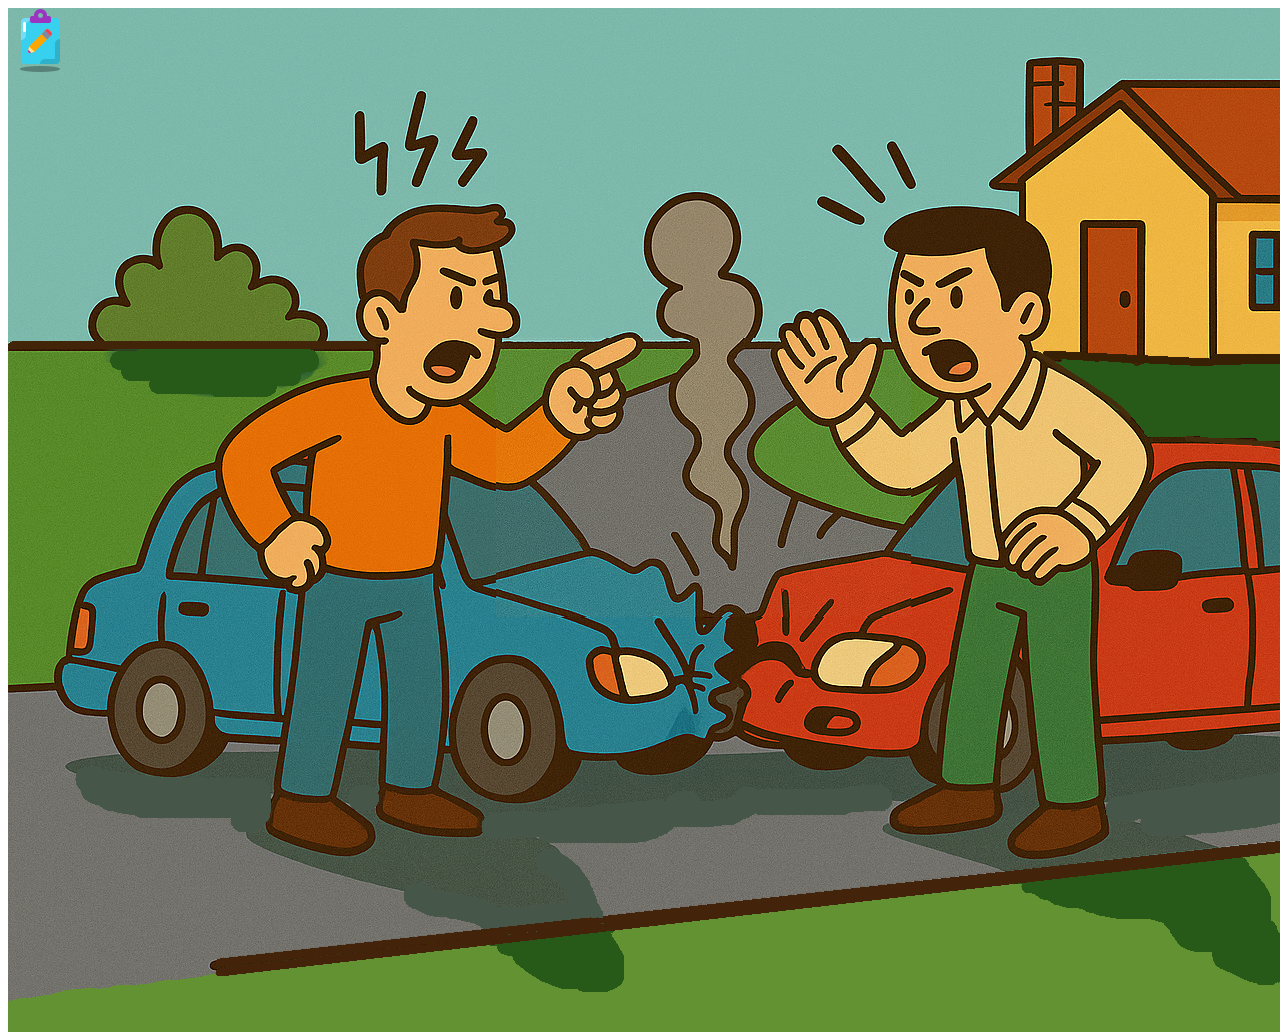
<file: index.html>
<!DOCTYPE html>
<html>
<head>
<title>Easter Egg Hunt 2025</title>
<link rel="stylesheet" type="text/css" href="style.css" />
<script type="text/javascript" src="script.js"></script>

</head>
<body onload="start();"> 


<!-- ============== OUTDOORS ============== -->

<!-- Outdoor image starts off visible -->
<img src="outdoor-green-edited.png" style="display:block" id="outdoor" usemap="#outdoormap">

<map name="outdoormap">
  <area shape="rect" coords="1040,200,1120,370" alt="Door" href="#" onclick="go('indoor');" style="cursor: url('uparrow.png'), auto">
   <area shape="rect" coords="1400,0,1500,1024" alt="Right" href="javascript:go('road');" style="cursor: url('rightarrow.png'), auto">
    <area shape="rect" coords="150,450,700,770" alt="Car" href="javascript:display('cardiv');" style="cursor: url('glass.png'), auto">
	<area shape="rect" coords="350,220,1000,400" alt="Conversation" href="javascript:display('outdoor-convodiv');" style="cursor: url('speech.png'), auto">
</map>

<!-- Box of beans starts off hidden  -->
 <div id="cardiv" class="modal">
	 <div  class="modal-content" >
		<span class="close" onclick="hide('cardiv')">&times;</span> 
		<img src="beans.png"  id="car" width="512px" height="512px" class="modal-content"  >
		
	</div>
</div> 

<!-- Outdoor conversation starts off hidden  -->
 <div id="outdoor-convodiv" class="modal">
	 <div  class="modal-content convo" style="top:380px; right:550px" >
		<span class="close" onclick="hide('outdoor-convodiv')">&times;</span> 
		<p style="color:skyblue">"What the hell were you doing?"</p>
		<p style="color:red">"I was indicating! I was clearly turning right into that driveway!"</p>
		
	
	</div>
</div> 


<!-- ============== INDOORS ============== -->

<!-- Indoor image starts off hidden  -->
<img src="indoor.png" style="display:none" id="indoor"  usemap="#indoormap">

<map name="indoormap">
  <area shape="rect" coords="1400,0,1500,1024" alt="Exit" href="javascript:go('outdoor');" style="cursor: url('rightarrow.png'), auto">
  <area shape="rect" coords="0,0,50,1024" alt="Lounge" href="javascript:go('lounge');" style="cursor: url('leftarrow.png'), auto">
  <area shape="rect" coords="700,50,820,190" alt="Photo" href="javascript:display('photodiv');" style="cursor: url('glass.png'), auto">
   <area shape="rect" coords="250,690,500,900" alt="Clutter" href="javascript:display('clutterdiv');" style="cursor: url('glass.png'), auto">
  <area shape="rect" coords="340,270,580,500" alt="Note" href="javascript:display('notediv');" style="cursor: url('glass.png'), auto">
  <area shape="rect" coords="440,60,1340,550" alt="Conversation" href="javascript:display('indoor-convodiv');" style="cursor: url('speech.png'), auto">
  
</map>




<!-- Photo image starts off hidden  -->

 <div id="photodiv" class="modal">
	 <div  class="modal-content" >
		<span class="close" onclick="hide('photodiv')">&times;</span> 
		<img src="photo.png"  id="photo" class="modal-content" width="512px" height="768px">
		<div class="phototext">
			<p>Cherry Tree Primary School, Spring term, 1996</p>
			<p>Deliver to: Ellie Harper, class 6A, Cherry Tree Primary School, Woodley</p>
		</div>
	</div>
</div> 

<!-- Note image starts off hidden  -->

 <div id="notediv" class="modal">
	 <div  class="modal-content" >
		<span class="close" onclick="hide('notediv')">&times;</span> 
		<img src="note.png"  id="note" class="modal-content" width="512px" height="768px">

	</div>
</div> 

<!-- Table clutter image starts off hidden  -->

 <div id="clutterdiv" class="modal">
	 <div  class="modal-content" >
		<span class="close" onclick="hide('clutterdiv')">&times;</span> 
		<img src="clutter4.png"  id="note" class="modal-content" width="881px" height="510px">

	</div>
</div> 

<!-- Conversation starts off hidden  -->

 <div id="indoor-convodiv" class="modal">
	 <div  class="modal-content convo" style="top:300px; left: 100px; width: 80%" >
		<span class="close" onclick="hide('indoor-convodiv')">&times;</span> 
		<div >
			<p style="color:salmon"> "... and I was saying to Doreen at the hairdresser's, Doreen, I said, normally both our boys come down here on the train, but now our Andrew's got his promotion to manager, he's got that fancy new company car, so he'll be wanting to drive that down..."</p>
			<p style="color:forestgreen"> "You said all that? Ugh, Mum, you're so embarrassing. Sorry about her, Zara."</p>
			<p style="color:orange">"Becky, you sound like a teenager, haha."</p>
		</div>
	</div>
</div> 

<!-- ============== LOUNGE ============== -->

<!-- Lounge image starts off hidden  -->
<img src="lounge.png" style="display:none" id="lounge"  usemap="#loungemap">

<map name="loungemap">
  <area shape="rect" coords="924,0,1024,1024" alt="Exit" href="javascript:go('indoor');" style="cursor: url('rightarrow.png'), auto">
 
  
</map>




<!-- ============== ROAD ============== -->

<!-- Road image starts off hidden -->
<img src="road-edited.png" style="display:none" id="road" usemap="#roadmap"> 

<map name="roadmap">
 
   <area shape="rect" coords="0,0,100,1024" alt="Left" href="javascript:go('outdoor');" style="cursor: url('leftarrow.png'), auto">
    <area shape="rect" coords="1400,0,1500,1024" alt="Right" href="javascript:go('coffeeshop');" style="cursor: url('rightarrow.png'), auto">
</map>

<!-- ============== COFFEE SHOP ============== -->

<!-- Coffee shop image starts off hidden -->
<img src="coffeeshop.png" style="display:none" id="coffeeshop" usemap="#coffeemap">

<map name="coffeemap">
 <area shape="rect" coords="0,0,100,1024" alt="Exit" href="javascript:go('road');" style="cursor: url('leftarrow.png'), auto">
  <area shape="rect" coords="600,70,850,350" alt="Orders" href="javascript:display('ordersdiv');" style="cursor: url('glass.png'), auto">
   <area shape="rect" coords="1250,300,1400,500" alt="Rota" href="javascript:display('rotadiv');" style="cursor: url('glass.png'), auto">
    <area shape="rect" coords="170,360,1260,800" alt="Conversation" href="javascript:display('coffee-convodiv');" style="cursor: url('speech.png'), auto">

</map>

<!-- Coffee orders image starts off hidden  -->
 <div id="ordersdiv" class="modal">
	 <div  class="modal-content" >
		<span class="close" onclick="hide('ordersdiv')">&times;</span> 
		<img src="orders.png"  id="orders" width="512px" height="512px" class="modal-content" >
		
	</div>
</div> 

<!-- Coffee conversation image starts off hidden  -->
 <div id="coffee-convodiv" class="modal">
	 <div  class="modal-content convo" style="top:500px; right:500px" >
		<span class="close" onclick="hide('coffee-convodiv')">&times;</span> 
		<p style="color:orangered">"Nice place! Is it new?"</p>
		<p style="color:forestgreen">"Yeah. The boss just opened up this new branch, but the old branch has been in Woodley for years."</p>
		<p style="color:orangered">"Oh, cool, I know Woodley - I went to primary school there."</p>
		<p style="color:forestgreen">"Nice. Take a seat, miss - I'll bring over your order in a sec."</p>
		
	</div>
</div> 

<!-- Coffee rota starts off hidden -->
 <div id="rotadiv" class="modal">
	 <div  class="modal-content rota2" style="right:-1000px; top: 200px" >
	 <div class="rota-inner">
		<span class="close" onclick="hide('rotadiv')">&times;</span> 
		
		<p><u>Staff rota</u></p>
		<p>Weds 4: Dawn</p>
		<p>Thurs 5: Simon</p>
		<p>Fri 6: Dawn</p>
		<p>Sat 7: Geoff</p>
		<p><b>Sun 8: closed </b></p>
		<p>Mon 9: Dawn</p>
		<p>Tues 10: Ali</p>


		</div>
	</div>
</div> 







<!-- ============== ANSWER FORM ============== -->


<!-- Answer form modal/toolbar  -->
<img src="form.png" onclick="display('form-modal');" class="toolbar"  id="answerbutton">




<div id="form-modal" class="modal"> <!-- This bit is the grey overlay that covers everything that's not part of the modal -->
	<div class="modal-content answerform incorrect" id="form-container"> <!-- This is the modal itself --> 
		<span class="close" onclick="hide('form-modal')">&times;</span> <!-- Close button X -->
		<table>
		<tr>
		<td>
			<div id="form" class="answerform incorrect">
			</div>
		</td><td>
			<textarea id="notes" rows=16 cols=100 placeholder="Personal notes..."></textarea>
		</td></tr></table>
	</div>
</div>

<!-- ============== CREDITS PAGE ============== -->

<div id="credits-modal" class="modal"> <!-- This bit is the grey overlay that covers everything that's not part of the modal -->
	<div class="modal-content credits" id="credits" style="right:-400px" > <!-- This is the modal itself --> 
		<p>Great jo<span class="msg">b</span>!</p>
		<p>Thanks for playing!</p>
		
		<br>
		<H3><u>C<span class="msg">re</span>dits</u></H3>
		<p>G<span class="msg">a</span>me <span class="msg">d</span>esign and progra<span class="msg">m</span>ming: R<span class="msg">a</span>chael Churchill</p>
		<p>Art: ChatGPT</p>
		<p>Icons: <a target="_blank" id="url" href="https://icons8.com/icons">Icons8</a><p>
		<br>
		
		<div id="finish" onclick="finish()"><img src="egg.png" class="egg" ></div>
		<p>Clic<span class="msg">k</span> on the East<span class="msg">er</span> egg to see something cool!
	</div>
</div>




	
</body>
</html>
</file>
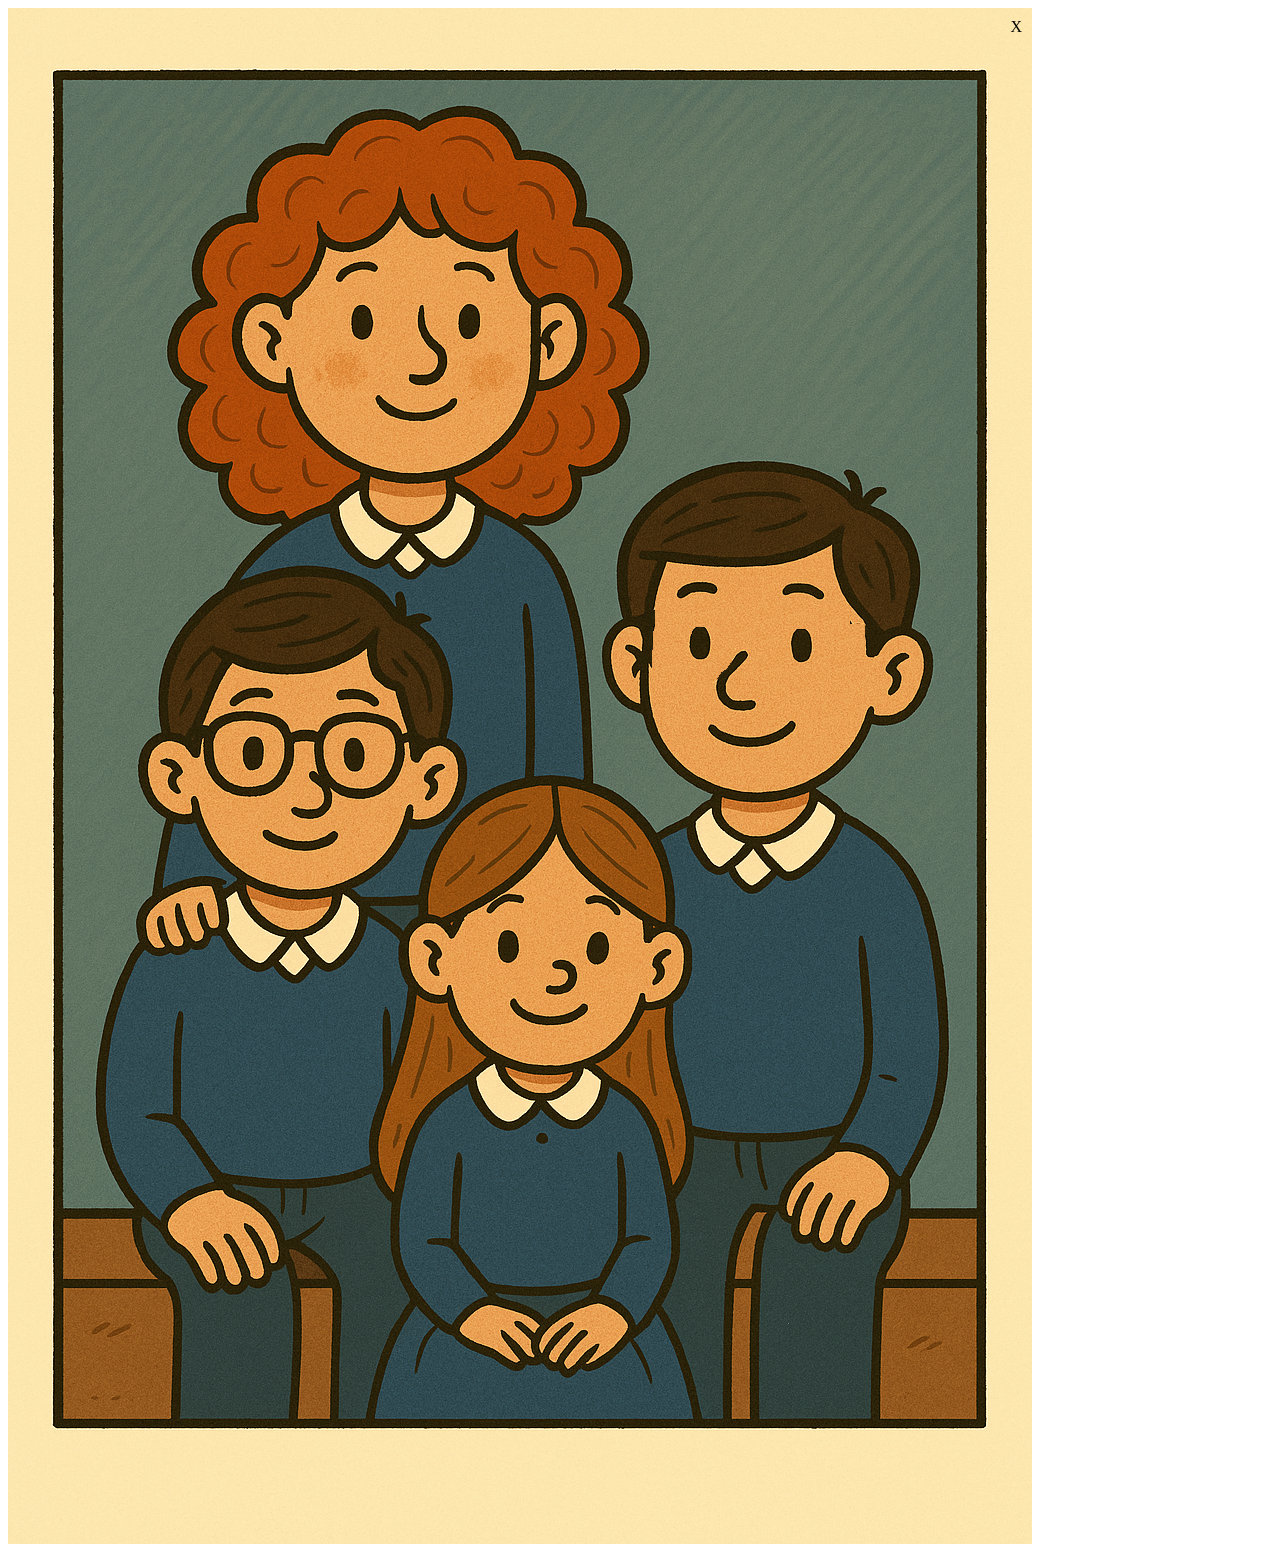
<file: fixcss.html>
<!DOCTYPE html>
<html>
<head>
<link rel="stylesheet" type="text/css" href="fixcss.css" />
</head>
<body> 

<div class="container" style="width:1024px; position: relative">
  <span class="close">X</span>
  <img src="photo.png" />
</div>

<!--


 <div>
	 <div  style=" position: absolute;"  >
		<span class="close"  style=" position: relative">+</span> 
		<img src="photo.png"   style=" position: relative;">
		<p></p>
		
	</div>
</div> 

<div>
	 <div  style=" position: absolute;"  >
		<span class="close"  style=" position: relative; right: 15px">+</span> 
		<img src="photo.png"   style=" position: relative;">
		<p></p>
		
	</div>
</div> 



 <div >
	 <div style=" position: absolute"; >
		<span class="close">&times;</span> 
		<p style="color:skyblue" >"What the hell were you doing?"</p>
		
	</div>
		

</div> 
-->
	
</body>
</html>
</file>
<file: style.css>
body	{

	}
img		{position: absolute;}

select	{
	border-radius: 5px;
	box-shadow: 1px 1px dark-grey;
	color: maroon;
	
}
textarea	{
	border-radius: 10px;
	
}

.phototext {
	background-color: #FFF8DC;
	font-family: Courier;
	font-color: dark-gray;
	width: 450px;
	z-index: 1;
	position: absolute;
}

.rota {
	background-color: #FFF8DC;
	color: darkblue;
	font-family: Courier;
	float: right;
	padding: 50px;
	/*right: 0px;
	display: inline-block;
	position: absolute;*/
	z-index: 2;
	
	
}


.rota2 {
	background-color: #FFF8DC;
	color: darkblue;
	font-family: Courier;
	padding: 50px;
	z-index: 2;
	
	
}

.rota-inner {
	background-color: #FFF8DC;
	color: darkblue;
	font-family: Courier;
	padding: 50px;
	z-index: 2;
	
}

.toolbar 	{
	top: 1000;
	z-index: 1;
}

.modal-content {
  position: relative;
  background-color: #fefefe;
  margin: auto;
  padding: 0;
  border: 1px solid #888;
 // width: 80%;
  box-shadow: 0 4px 8px 0 rgba(0,0,0,0.2),0 6px 20px 0 rgba(0,0,0,0.19);
  display: inline-block;

}


.convo {
	border-radius: 10px;
	box-shadow: 1px 1px #888888;
	padding: 10px;
	 font-family: Arial, Helvetica, sans-serif;
	 font-weight: bold;
	 font-size: 18px;
	 position: absolute;
}



.answerform {
  border-width: 2px;
  padding: 2px;
  margin: 10px;
  border-radius: 10px;
  color: beige;
   font-family: Arial, Helvetica, sans-serif;
}

.incorrect {
  border-color: maroon;
  border: 2px solid maroon;
  box-shadow: 2px 2px maroon;
  background-color: firebrick;
  color: beige;
}

.correct {
  border-color: darkgreen;
   border: 2px solid darkgreen;
  box-shadow: 2px 2px darkgreen;
  background-color: mediumseagreen;

}

.greentext {
	color: darkgreen;
}

@keyframes bgfade-animation {
  from {background-color: white;}
  to {background-color: darkmagenta;}
}

@keyframes textfade-animation {
  from {color: purple;}
  to {color: white;}
}

.textfade {
	 animation-name: textfade-animation;
	animation-duration: 7s;
	animation-fill-mode: forwards;
}

.bgfade {
	animation-name: bgfade-animation;
	animation-duration: 7s;
	animation-fill-mode: forwards;
}

.credits {
	z-index: 3;
	font-family: Arial, Helvetica, sans-serif;
	border-radius: 10px;
	padding: 10px;
	border: 2px solid purple;
	box-shadow: 2px 2px indigo;
	color: purple;
	text-align: center;
	top: 300px;
	margin: auto;
	width: 50%;
	position: relative;
   
}




.modal { /* grey overlay */
  display: none; /* Hidden by default */
  position: fixed; /* Stay in place */
  z-index: 1; /* Sit on top */
  left: 0;
  top: 0;
  width: 1536px; 
  height: 1024px;
  background-color: rgb(0,0,0); /* Fallback color */
  background-color: rgba(0,0,0,0.4); /* Black w/ opacity */
}

 

/* Close button */
.close {
  color: #aaaaaa;
  font-size: 28px;
  font-weight: bold;
  position: absolute;
  z-index: 2;
  right: 10px;
  top: 10px;

  //float: right;
}

.close:hover,
.close:focus {
  color: #000;
  text-decoration: none;
  cursor: pointer;
}
  
  
  
.toolbar:hover,
.toolbar:focus {

  cursor: pointer;
}
  
.egg { 
  position: relative;
}
 
.egg:hover,
.egg:focus {

  cursor: pointer;
}
</file>
<file: fixcss.css>
/* Close button */
.close {


  position: absolute; 
  
  z-index: 2;
	right: 10px;
	top: 10px;

}
</file>
